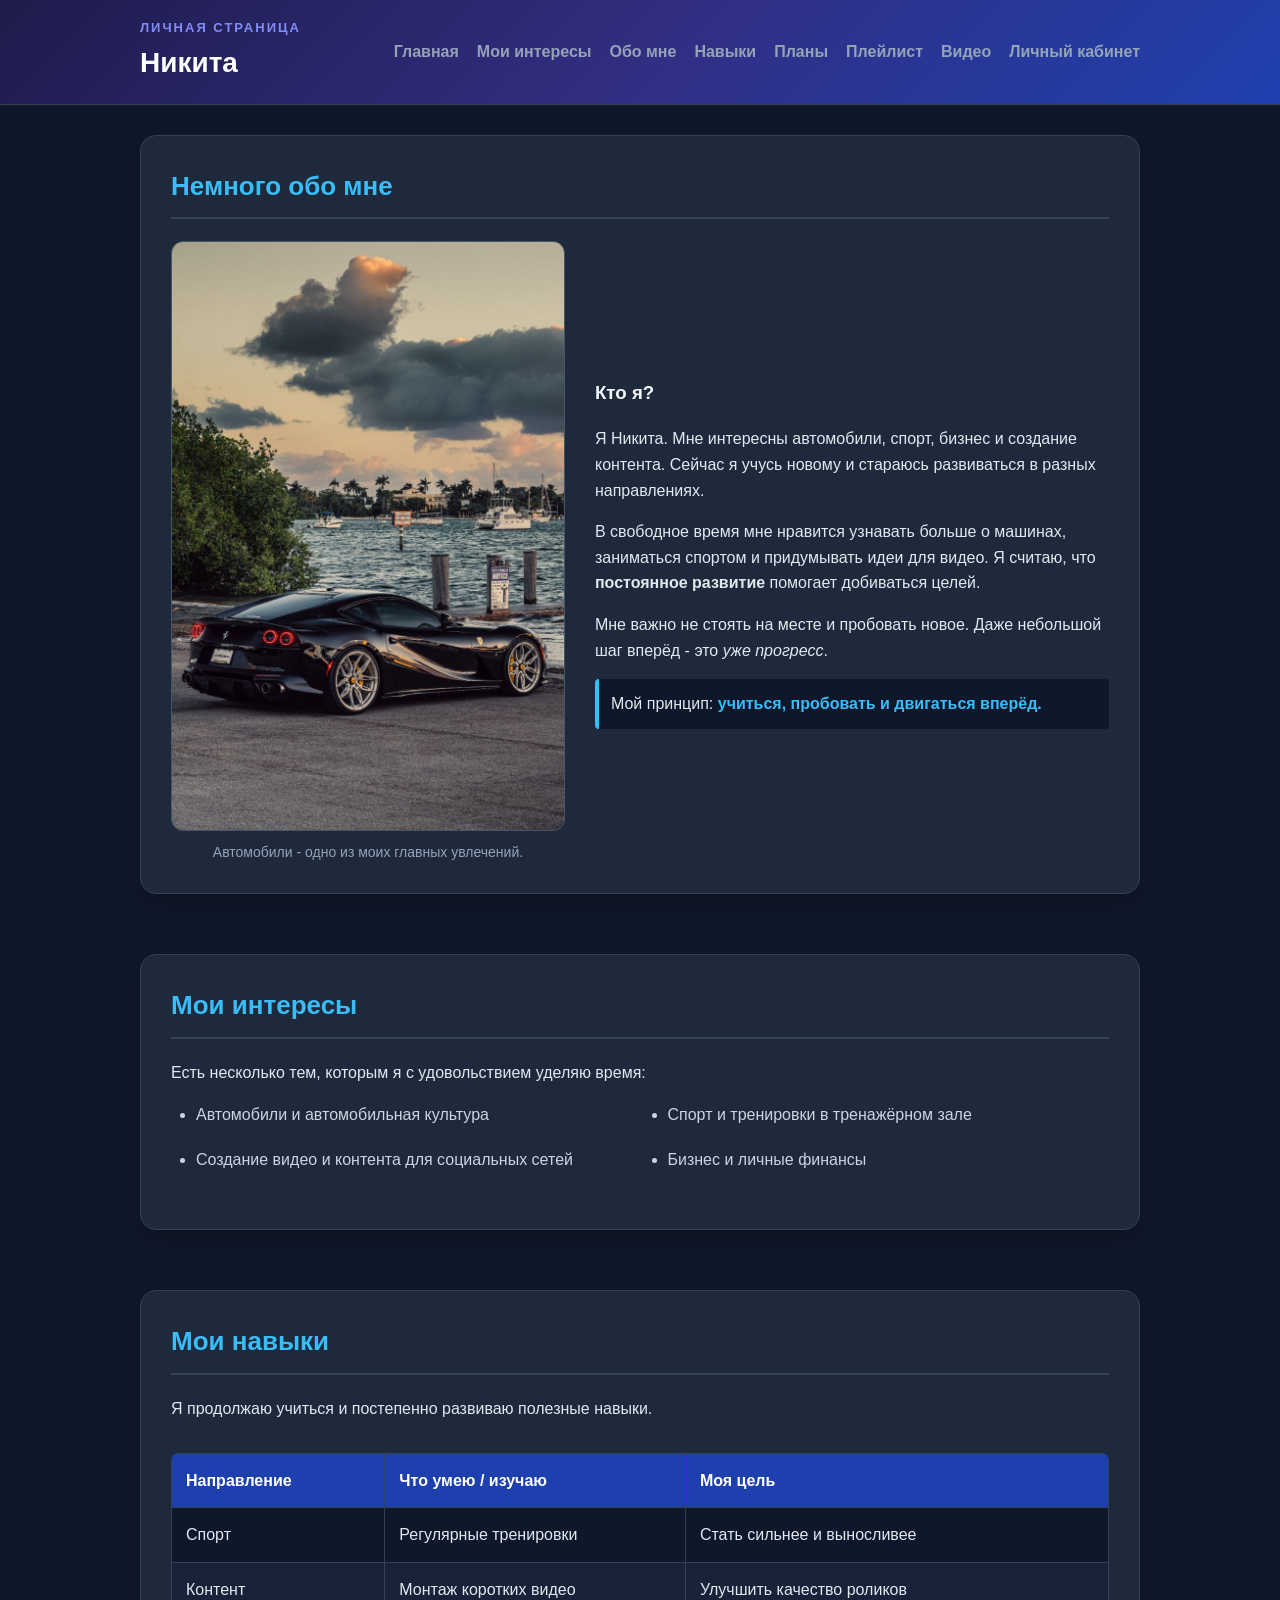
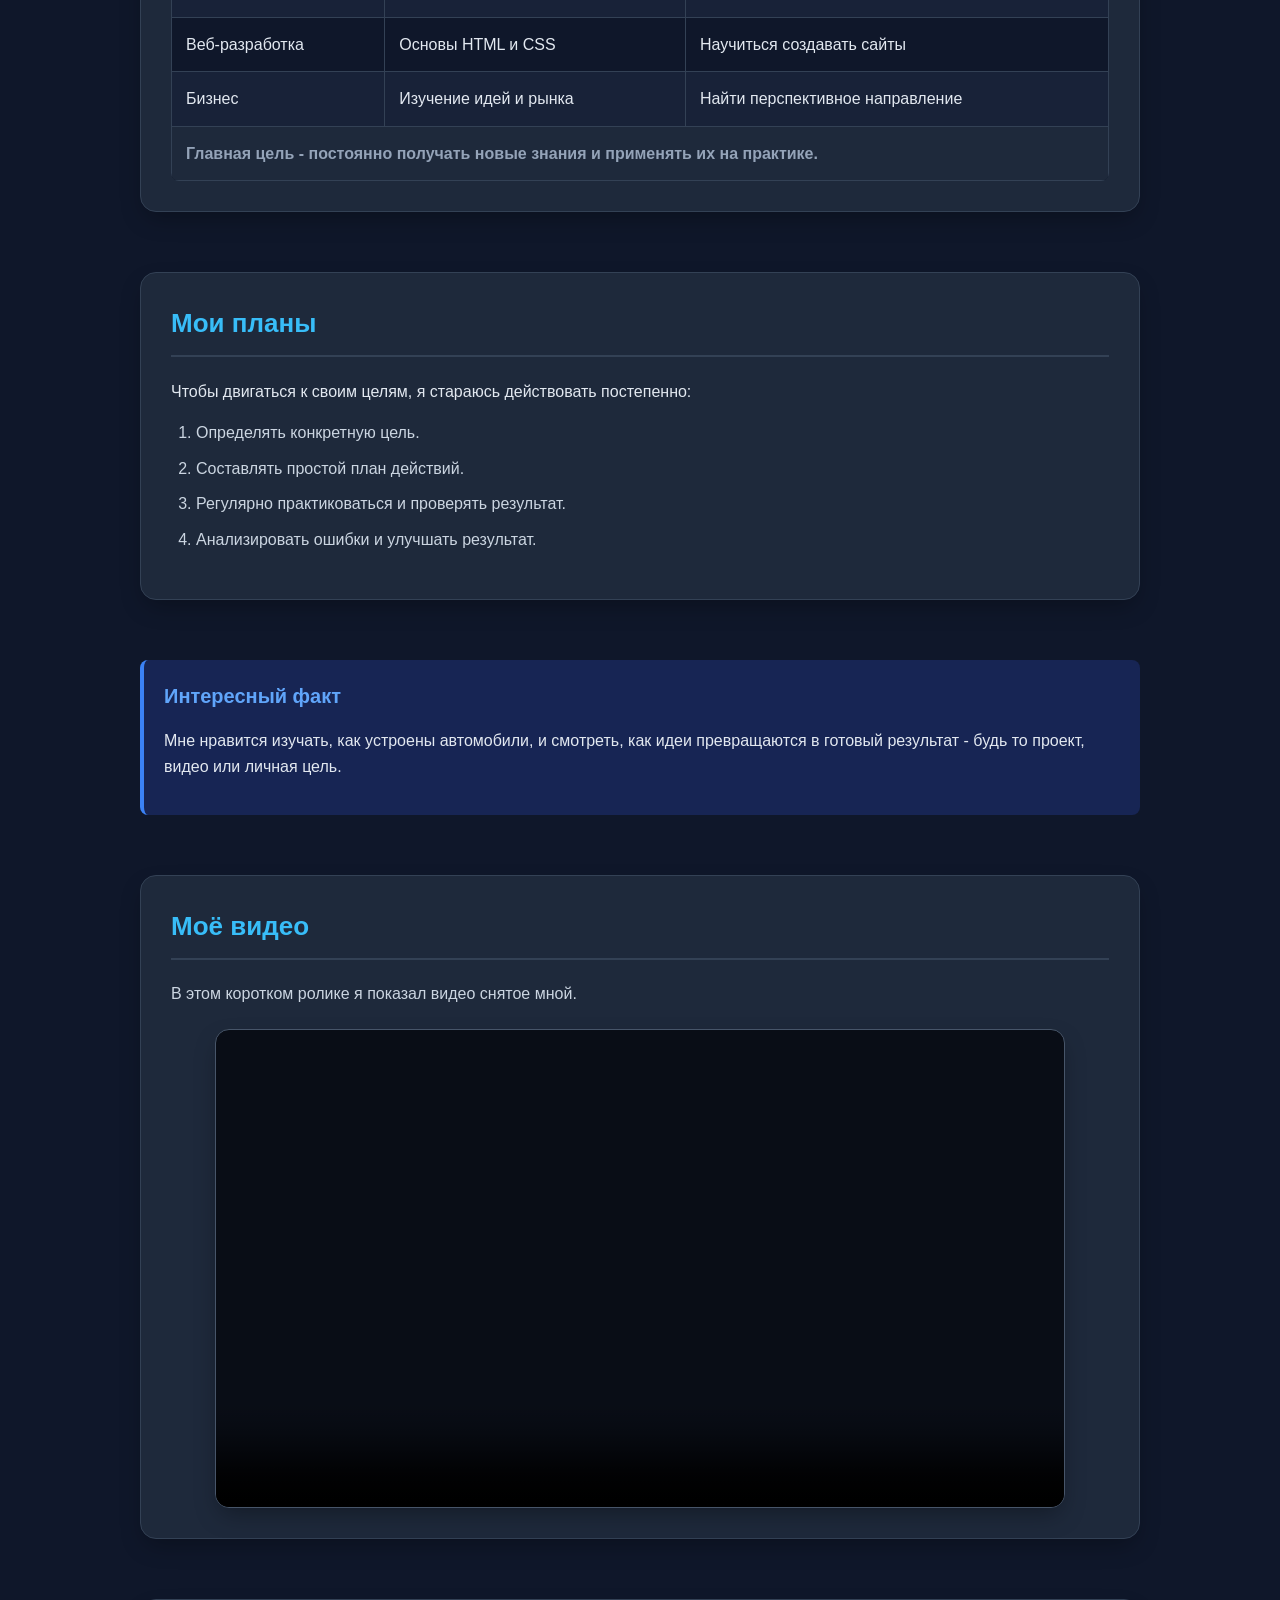
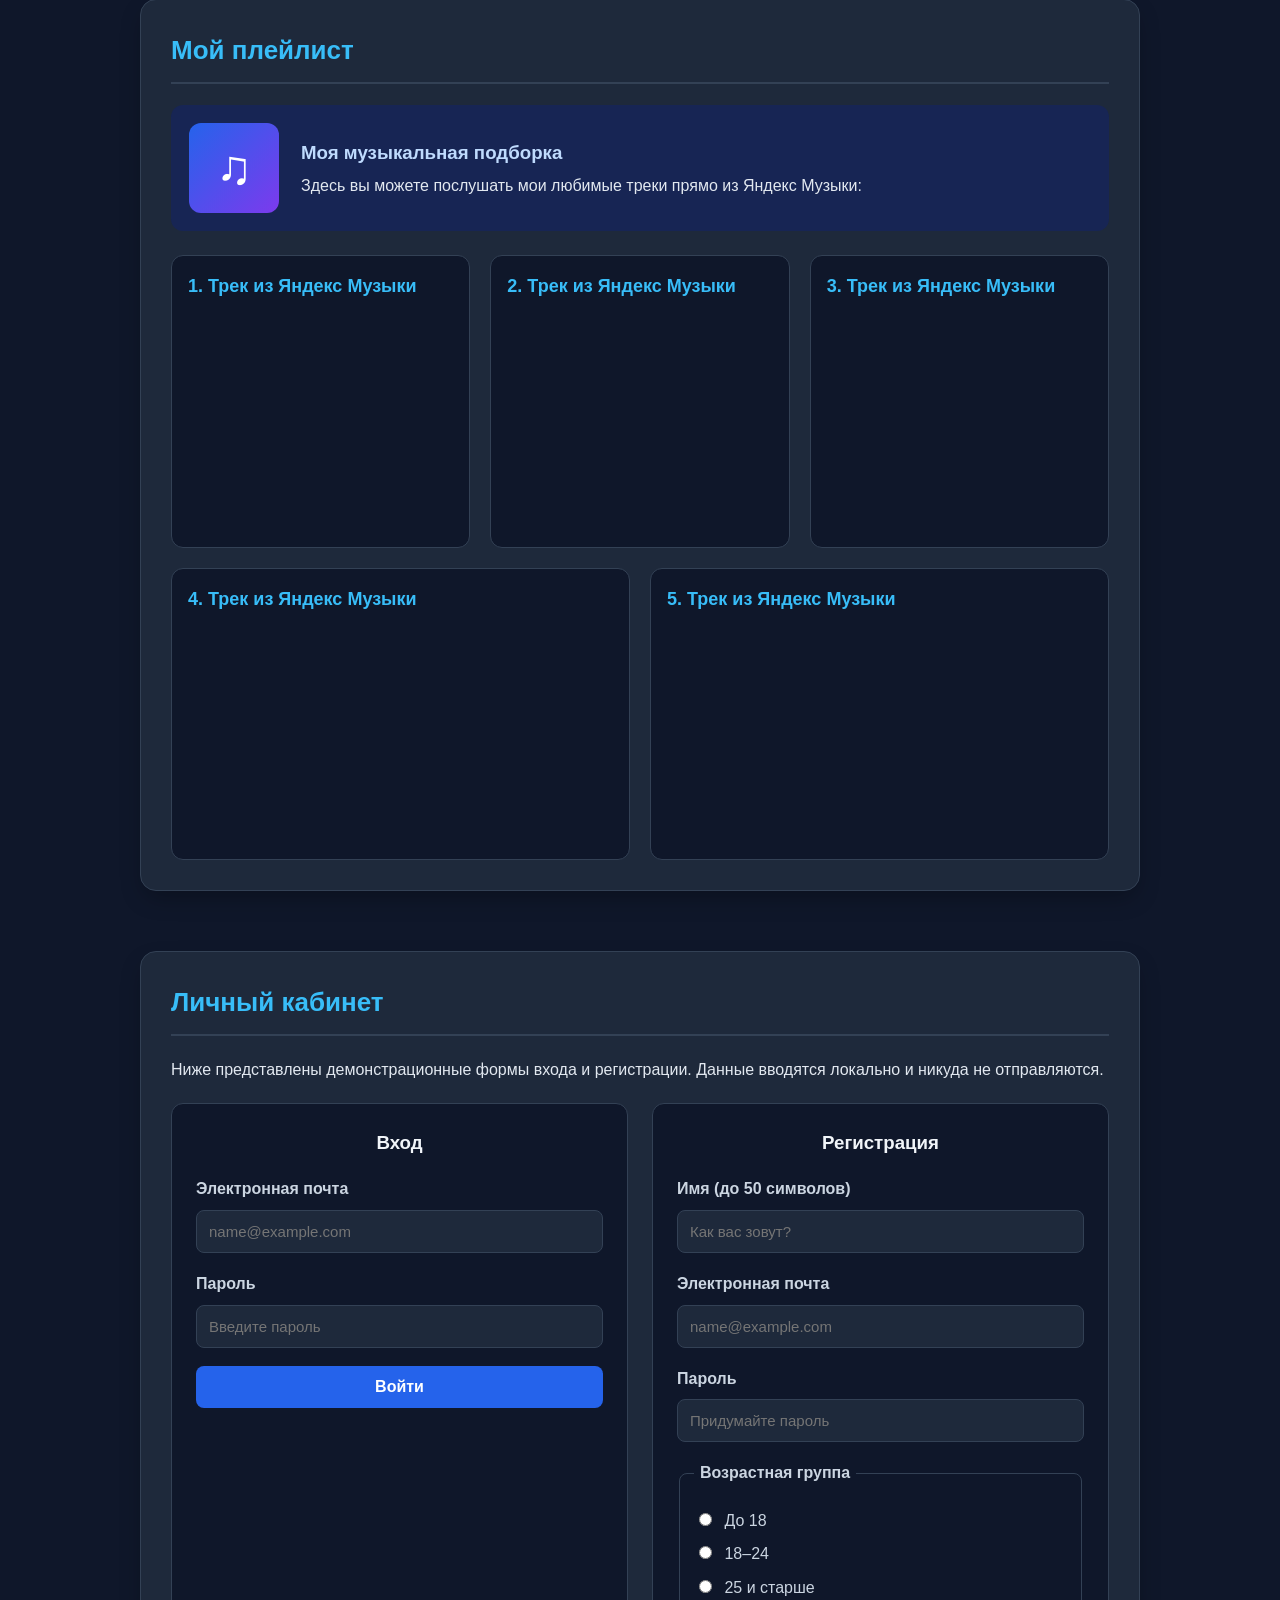
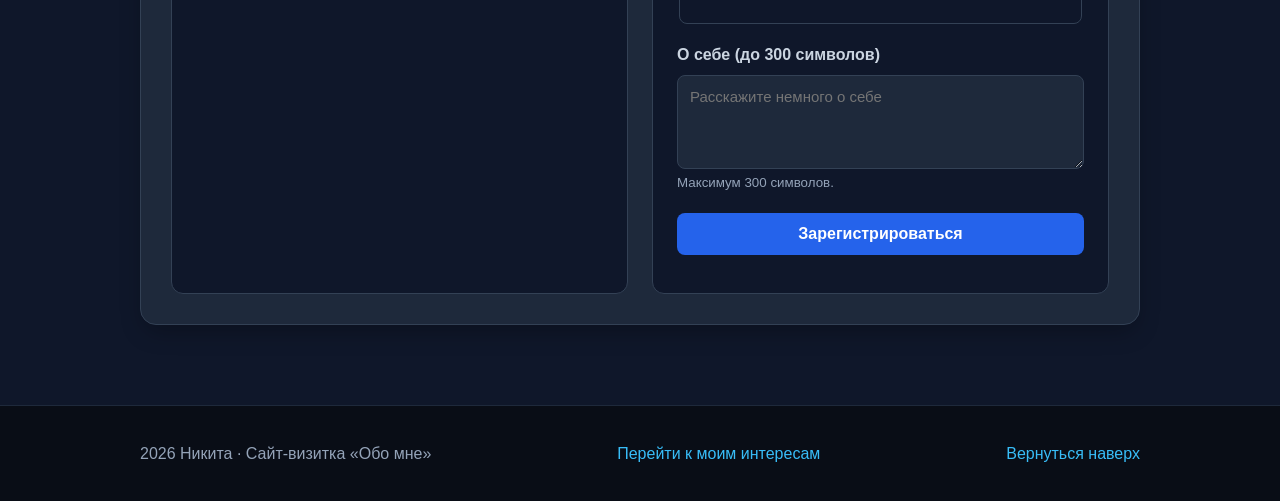
<file: index.html>
<!DOCTYPE html>
<html lang="ru">
<head>
    <meta charset="UTF-8">
    <meta name="viewport" content="width=device-width, initial-scale=1.0">
    <title>Обо мне - Никита</title>
    <link rel="stylesheet" href="style.css">
</head>
<body>
    <header class="site-header" id="top">
        <div class="container header-content">
            <div class="brand">
                <p class="eyebrow">ЛИЧНАЯ СТРАНИЦА</p>
                <h1>Никита</h1>
            </div>
            <nav class="main-nav" aria-label="Основная навигация">
                <div class="nav-links">
                    <a href="index.html">Главная</a>
                    <a href="interests.html">Мои интересы</a>
                    <a href="#about">Обо мне</a>
                    <a href="#skills">Навыки</a>
                    <a href="#plans">Планы</a>
                    <a href="#playlist">Плейлист</a>
                    <a href="#video">Видео</a>
                    <a href="#forms">Личный кабинет</a>
                </div>
            </nav>
        </div>
    </header>

    <main class="container page-layout">
        <section class="card about-section" id="about">
            <h2>Немного обо мне</h2>
            <div class="about-grid">
                <figure class="profile-figure">
                    <img src="fer.jpg" alt="Ferrari у воды">
                    <figcaption>Автомобили - одно из моих главных увлечений.</figcaption>
                </figure>
                <article>
                    <h3>Кто я?</h3>
                    <p>Я Никита. Мне интересны автомобили, спорт, бизнес и создание контента. Сейчас я учусь новому и стараюсь развиваться в разных направлениях.</p>
                    <p>В свободное время мне нравится узнавать больше о машинах, заниматься спортом и придумывать идеи для видео. Я считаю, что <strong>постоянное развитие</strong> помогает добиваться целей.</p>
                    <p>Мне важно не стоять на месте и пробовать новое. Даже небольшой шаг вперёд - это <em>уже прогресс</em>.</p>
                    <p class="highlight-line">Мой принцип: <span>учиться, пробовать и двигаться вперёд.</span></p>
                </article>
            </div>
        </section>

        <section class="card" id="interests">
            <h2>Мои интересы</h2>
            <p>Есть несколько тем, которым я с удовольствием уделяю время:</p>
            <ul class="interest-list">
                <li>Автомобили и автомобильная культура</li>
                <li>Спорт и тренировки в тренажёрном зале</li>
                <li>Создание видео и контента для социальных сетей</li>
                <li>Бизнес и личные финансы</li>
            </ul>
        </section>

        <section class="card" id="skills">
            <h2>Мои навыки</h2>
            <p>Я продолжаю учиться и постепенно развиваю полезные навыки.</p>
            <div class="table-wrapper">
                <table>
                    <thead>
                        <tr>
                            <th scope="col">Направление</th>
                            <th scope="col">Что умею / изучаю</th>
                            <th scope="col">Моя цель</th>
                        </tr>
                    </thead>
                    <tbody>
                        <tr>
                            <td>Спорт</td>
                            <td>Регулярные тренировки</td>
                            <td>Стать сильнее и выносливее</td>
                        </tr>
                        <tr>
                            <td>Контент</td>
                            <td>Монтаж коротких видео</td>
                            <td>Улучшить качество роликов</td>
                        </tr>
                        <tr>
                            <td>Веб-разработка</td>
                            <td>Основы HTML и CSS</td>
                            <td>Научиться создавать сайты</td>
                        </tr>
                        <tr>
                            <td>Бизнес</td>
                            <td>Изучение идей и рынка</td>
                            <td>Найти перспективное направление</td>
                        </tr>
                    </tbody>
                    <tfoot>
                        <tr>
                            <td colspan="3">Главная цель - постоянно получать новые знания и применять их на практике.</td>
                        </tr>
                    </tfoot>
                </table>
            </div>
        </section>

        <section class="card" id="plans">
            <h2>Мои планы</h2>
            <p>Чтобы двигаться к своим целям, я стараюсь действовать постепенно:</p>
            <ol class="plan-list">
                <li>Определять конкретную цель.</li>
                <li>Составлять простой план действий.</li>
                <li>Регулярно практиковаться и проверять результат.</li>
                <li>Анализировать ошибки и улучшать результат.</li>
            </ol>
        </section>

        <aside class="side-note">
            <h2>Интересный факт</h2>
            <p>Мне нравится изучать, как устроены автомобили, и смотреть, как идеи превращаются в готовый результат - будь то проект, видео или личная цель.</p>
        </aside>


        <section class="card video-section" id="video">
            <h2>Моё видео</h2>
            <p>В этом коротком ролике я показал видео снятое мной.</p>
            <div class="video-frame">
                <video controls preload="metadata" poster="CD1C9549-992A-4C85-86B7-EE79E99C6550.mp4" aria-label="Видео о моих увлечениях">
                    <source src="CD1C9549-992A-4C85-86B7-EE79E99C6550.mp4" type="video/mp4">
                    <track src="video-subtitles.vtt" kind="captions" srclang="ru" label="Русские субтитры" default>
                    Ваш браузер не поддерживает HTML-видео.
                    <a href="CD1C9549-992A-4C85-86B7-EE79E99C6550.mp4" download>Скачайте видеофайл</a>.
                </video>
            </div>
        </section>

        <section class="card playlist-section" id="playlist">
            <h2>Мой плейлист</h2>
            <div class="playlist-intro">
                <div class="playlist-cover" aria-hidden="true">♫</div>
                <div>
                    <h3>Моя музыкальная подборка</h3>
                    <p>Здесь вы можете послушать мои любимые треки прямо из Яндекс Музыки:</p>
                </div>
            </div>

            <div class="track-list">
                <!-- Трек 1 -->
                <article class="track-card">
                    <h3>1. Трек из Яндекс Музыки</h3>
                    <iframe class="music-iframe" src="https://music.yandex.ru/iframe/track/19512871/2190690">Слушайте трек на Яндекс Музыке</iframe>
                </article>

                <!-- Трек 2 -->
                <article class="track-card">
                    <h3>2. Трек из Яндекс Музыки</h3>
                    <iframe class="music-iframe" src="https://music.yandex.ru/iframe/track/143433033/38427689">Слушайте трек на Яндекс Музыке</iframe>
                </article>

                <!-- Трек 3 -->
                <article class="track-card">
                    <h3>3. Трек из Яндекс Музыки</h3>
                    <iframe class="music-iframe" src="https://music.yandex.ru/iframe/track/795836/9172879">Слушайте трек на Яндекс Музыке</iframe>
                </article>

                <!-- Трек 4 -->
                <article class="track-card">
                    <h3>4. Трек из Яндекс Музыки</h3>
                    <iframe class="music-iframe" src="https://music.yandex.ru/iframe/track/71864937/12293394">Слушайте трек на Яндекс Музыке</iframe>
                </article>

                <!-- Трек 5 -->
                <article class="track-card">
                    <h3>5. Трек из Яндекс Музыки</h3>
                    <iframe class="music-iframe" src="https://music.yandex.ru/iframe/track/9060176/1107491">Слушайте трек на Яндекс Музыке</iframe>
                </article>
            </div>
        </section>

        <section class="card forms-section" id="forms">
            <h2>Личный кабинет</h2>
            <p class="forms-intro">Ниже представлены демонстрационные формы входа и регистрации. Данные вводятся локально и никуда не отправляются.</p>

            <div class="forms-grid">
                <form class="form-card" id="login-form">
                    <h3>Вход</h3>

                    <div class="form-field">
                        <label for="login-email">Электронная почта</label>
                        <input type="email" id="login-email" name="login-email" autocomplete="email" placeholder="name@example.com" required>
                    </div>

                    <div class="form-field">
                        <label for="login-password">Пароль</label>
                        <input type="password" id="login-password" name="login-password" autocomplete="current-password" placeholder="Введите пароль" required>
                    </div>

                    <button type="submit">Войти</button>
                    <p class="form-message" id="login-message" aria-live="polite"></p>
                </form>

                <form class="form-card" id="register-form">
                    <h3>Регистрация</h3>

                    <div class="form-field">
                        <label for="register-name">Имя (до 50 символов)</label>
                        <input type="text" id="register-name" name="name" maxlength="50" autocomplete="name" placeholder="Как вас зовут?" required>
                    </div>

                    <div class="form-field">
                        <label for="register-email">Электронная почта</label>
                        <input type="email" id="register-email" name="email" autocomplete="email" placeholder="name@example.com" required>
                    </div>

                    <div class="form-field">
                        <label for="register-password">Пароль</label>
                        <input type="password" id="register-password" name="password" autocomplete="new-password" placeholder="Придумайте пароль" required>
                    </div>

                    <fieldset class="form-field age-field">
                        <legend>Возрастная группа</legend>
                        <div class="radio-options">
                            <label class="radio-label"><input type="radio" name="age-group" value="До 18" required> До 18</label>
                            <label class="radio-label"><input type="radio" name="age-group" value="18–24"> 18–24</label>
                            <label class="radio-label"><input type="radio" name="age-group" value="25 и старше"> 25 и старше</label>
                        </div>
                    </fieldset>

                    <div class="form-field">
                        <label for="register-about">О себе (до 300 символов)</label>
                        <textarea id="register-about" name="about" rows="4" maxlength="300" placeholder="Расскажите немного о себе"></textarea>
                        <small style="color: #94a3b8;">Максимум 300 символов.</small>
                    </div>

                    <button type="submit">Зарегистрироваться</button>
                    <p class="form-message" id="register-message" aria-live="polite"></p>
                </form>
            </div>
        </section>
    </main>

    <footer class="site-footer">
        <div class="container">
            <p> 2026 Никита · Сайт-визитка «Обо мне»</p>
            <p><a href="interests.html">Перейти к моим интересам</a></p>
            <p><a href="#top">Вернуться наверх </a></p>
        </div>
    </footer>

    <script>
        document.getElementById("login-form").addEventListener("submit", function (event) {
            event.preventDefault();
            document.getElementById("login-message").textContent =
                "Это демонстрационная форма. Настоящий вход в систему не настроен.";
        });

        document.getElementById("register-form").addEventListener("submit", function (event) {
            event.preventDefault();
            document.getElementById("register-message").textContent =
                "Это демонстрационная форма. Регистрация и сохранение данных не настроены.";
        });
    </script>
</body>
</html>
</file>
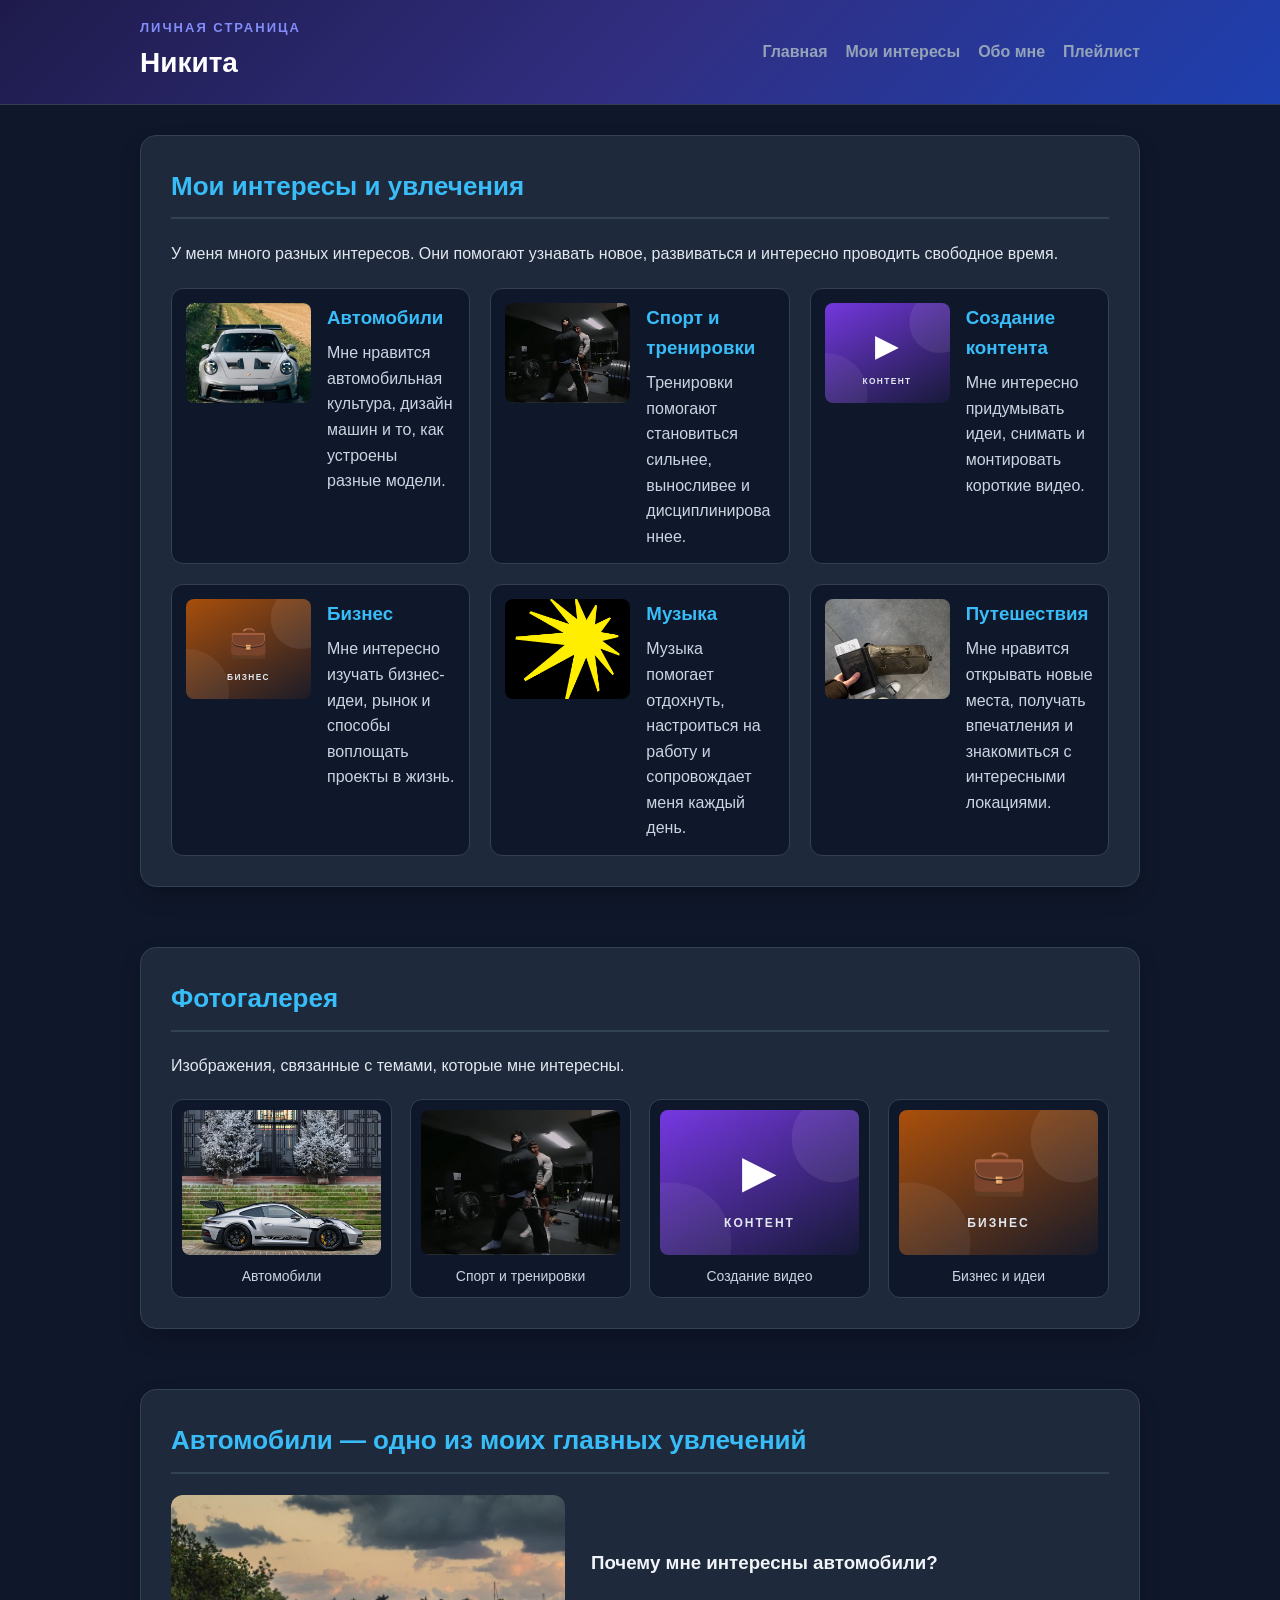
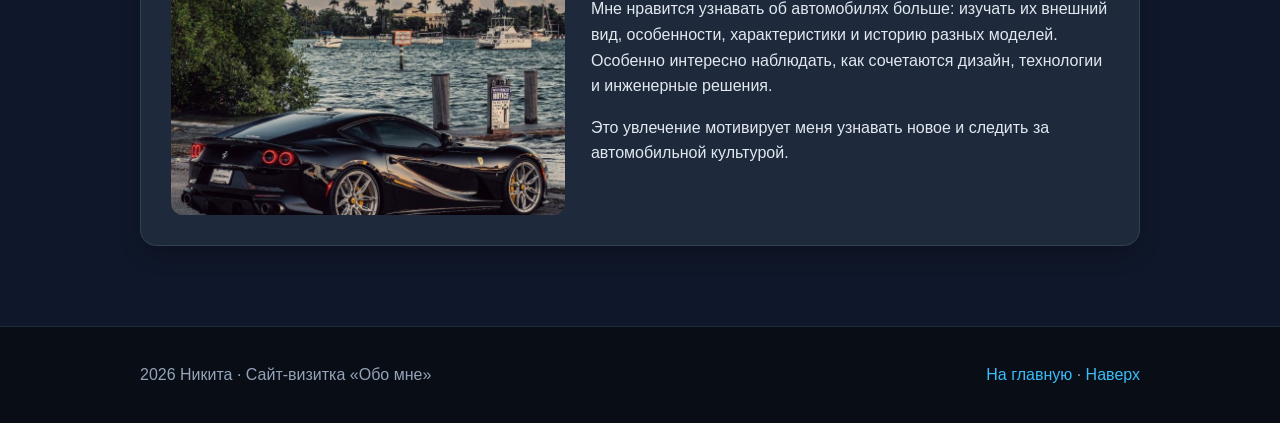
<file: interests.html>
<!DOCTYPE html>
<html lang="ru">
<head>
    <meta charset="UTF-8">
    <meta name="viewport" content="width=device-width, initial-scale=1.0">
    <title>Мои интересы - Никита</title>
    <link rel="stylesheet" href="style.css">
</head>
<body>
    <header class="site-header" id="top">
        <div class="container header-content">
            <div class="brand">
                <p class="eyebrow">ЛИЧНАЯ СТРАНИЦА</p>
                <h1>Никита</h1>
            </div>
            <nav class="main-nav" aria-label="Основная навигация">
                <div class="nav-links">
                    <a href="index.html">Главная</a>
                    <a href="interests.html">Мои интересы</a>
                    <a href="index.html#about">Обо мне</a>
                    <a href="index.html#playlist">Плейлист</a>
                </div>
            </nav>
        </div>
    </header>

    <main class="container page-layout interests-page">
        <section class="card">
            <h2>Мои интересы и увлечения</h2>
            <p>У меня много разных интересов. Они помогают узнавать новое, развиваться и интересно проводить свободное время.</p>
            <div class="hobby-list">
                <article class="hobby-card">
                    <img src="por.jpg" alt="Иллюстрация автомобиля">
                    <div><h3>Автомобили</h3><p>Мне нравится автомобильная культура, дизайн машин и то, как устроены разные модели.</p></div>
                </article>
                <article class="hobby-card">
                    <img src="tren.jpg" alt="Иллюстрация спорта">
                    <div><h3>Спорт и тренировки</h3><p>Тренировки помогают становиться сильнее, выносливее и дисциплинированнее.</p></div>
                </article>
                <article class="hobby-card">
                    <img src="video.svg" alt="Иллюстрация создания видео">
                    <div><h3>Создание контента</h3><p>Мне интересно придумывать идеи, снимать и монтировать короткие видео.</p></div>
                </article>
                <article class="hobby-card">
                    <img src="business.svg" alt="Иллюстрация бизнеса">
                    <div><h3>Бизнес</h3><p>Мне интересно изучать бизнес-идеи, рынок и способы воплощать проекты в жизнь.</p></div>
                </article>
                <article class="hobby-card">
                    <img src="yandexmu.jpg" alt="Иллюстрация музыки">
                    <div><h3>Музыка</h3><p>Музыка помогает отдохнуть, настроиться на работу и сопровождает меня каждый день.</p></div>
                </article>
                <article class="hobby-card">
                    <img src="IMG_0698.jpeg" alt="Иллюстрация путешествий">
                    <div><h3>Путешествия</h3><p>Мне нравится открывать новые места, получать впечатления и знакомиться с интересными локациями.</p></div>
                </article>
            </div>
        </section>

        <section class="card">
            <h2>Фотогалерея</h2>
            <p>Изображения, связанные с темами, которые мне интересны.</p>
            <div class="gallery-list">
                <figure><img src="porh.jpg" alt="Автомобили"><figcaption>Автомобили</figcaption></figure>
                <figure><img src="tren.jpg" alt="Спорт"><figcaption>Спорт и тренировки</figcaption></figure>
                <figure><img src="video.svg" alt="Создание контента"><figcaption>Создание видео</figcaption></figure>
                <figure><img src="business.svg" alt="Бизнес"><figcaption>Бизнес и идеи</figcaption></figure>
            </div>
        </section>

        <section class="card">
            <h2>Автомобили — одно из моих главных увлечений</h2>
            <div class="hobby-detail">
                <img src="fer.jpg" alt="Автомобиль у воды">
                <div>
                    <h3>Почему мне интересны автомобили?</h3>
                    <p>Мне нравится узнавать об автомобилях больше: изучать их внешний вид, особенности, характеристики и историю разных моделей. Особенно интересно наблюдать, как сочетаются дизайн, технологии и инженерные решения.</p>
                    <p>Это увлечение мотивирует меня узнавать новое и следить за автомобильной культурой.</p>
                </div>
            </div>
        </section>
    </main>

    <footer class="site-footer">
        <div class="container">
            <p> 2026 Никита · Сайт-визитка «Обо мне»</p>
            <p><a href="index.html">На главную</a> · <a href="#top">Наверх </a></p>
        </div>
    </footer>
</body>
</html>
</file>
<file: style.css>
/* Общие настройки */
* {
    box-sizing: border-box;
}

html {
    scroll-behavior: smooth;
}

body {
    margin: 0;
    font-family: 'Segoe UI', Tahoma, Geneva, Verdana, sans-serif;
    font-size: 16px;
    line-height: 1.6;
    color: #e2e8f0;
    background-color: #0f172a;
}

.container {
    width: min(100% - 32px, 1000px);
    margin: 0 auto;
}

/* Шапка сайта */
.site-header {
    padding: 50px 0 35px;
    text-align: center;
    color: white;
    background: linear-gradient(135deg, #1e1b4b, #312e81, #1e40af);
    border-bottom: 1px solid #334155;
}

.eyebrow {
    text-transform: uppercase;
    letter-spacing: 2px;
    font-size: 13px;
    color: #818cf8;
    font-weight: 700;
    margin-bottom: 8px;
}

.site-header h1 {
    margin: 0 0 12px;
    font-size: 36px;
    font-weight: 800;
}

.header-text {
    margin: 0;
    font-size: 18px;
    color: #cbd5e1;
    max-width: 600px;
    margin: 0 auto;
}

/* Навигация */
.main-nav {
    position: sticky;
    top: 0;
    z-index: 100;
    padding: 12px 0;
    text-align: center;
    background-color: rgba(15, 23, 42, 0.95);
    backdrop-filter: blur(8px);
    border-bottom: 1px solid #1e293b;
}

.nav-links a {
    display: inline-block;
    margin: 5px 12px;
    color: #94a3b8;
    font-weight: 600;
    text-decoration: none;
    transition: color 0.2s;
}

.nav-links a:hover {
    color: #38bdf8;
}

/* Блоки страницы */
.card {
    margin: 30px 0;
    padding: 30px;
    background-color: #1e293b;
    border: 1px solid #334155;
    border-radius: 16px;
    box-shadow: 0 10px 25px -5px rgba(0, 0, 0, 0.3);
}

h2 {
    margin-top: 0;
    color: #38bdf8;
    font-size: 26px;
    border-bottom: 2px solid #334155;
    padding-bottom: 10px;
}

h3 {
    color: #f1f5f9;
}

.highlight-line {
    padding: 12px;
    background: #0f172a;
    border-left: 4px solid #38bdf8;
    border-radius: 4px;
}

.highlight-line span {
    color: #38bdf8;
    font-weight: bold;
}

/* Изображение */
.about-grid {
    display: flex;
    flex-direction: column;
    gap: 20px;
}

.profile-figure {
    margin: 0 0 20px;
    text-align: center;
}

.profile-figure img {
    display: block;
    width: 100%;
    max-width: 700px;
    height: auto;
    margin: 0 auto;
    border-radius: 12px;
    border: 1px solid #475569;
}

figcaption {
    margin-top: 10px;
    color: #94a3b8;
    font-size: 14px;
}

/* Списки */
.interest-list,
.plan-list {
    padding-left: 25px;
}

.interest-list li,
.plan-list li {
    margin-bottom: 10px;
    color: #cbd5e1;
}

/* Дополнительный блок */
.side-note {
    margin: 30px 0;
    padding: 20px;
    background-color: #172554;
    border-left: 4px solid #3b82f6;
    border-radius: 8px;
}

.side-note h2 {
    border-bottom: none;
    padding-bottom: 0;
    color: #60a5fa;
    font-size: 20px;
}

/* Таблица */
.table-wrapper {
    width: 100%;
    overflow-x: auto;
}

table {
    width: 100%;
    margin-top: 15px;
    border-collapse: collapse;
    background-color: #0f172a;
    border-radius: 8px;
    overflow: hidden;
}

th,
td {
    padding: 14px;
    border: 1px solid #334155;
    text-align: left;
}

thead {
    color: white;
    background-color: #1e40af;
}

tbody tr:nth-child(even) {
    background-color: #182238;
}

tfoot {
    font-weight: bold;
    background-color: #1e293b;
    color: #94a3b8;
}

/* Формы */
.forms-grid {
    display: flex;
    flex-wrap: wrap;
    gap: 24px;
    margin-top: 20px;
}

.form-card {
    padding: 24px;
    background-color: #0f172a;
    border: 1px solid #334155;
    border-radius: 12px;
}

.form-card h3 {
    margin-top: 0;
    text-align: center;
}

.form-field {
    margin-bottom: 18px;
}

.form-field > label {
    display: block;
    margin-bottom: 8px;
    font-weight: 600;
    color: #cbd5e1;
}

input[type="text"],
input[type="email"],
input[type="password"],
textarea {
    display: block;
    width: 100%;
    padding: 12px;
    font-size: 15px;
    border: 1px solid #334155;
    border-radius: 8px;
    background-color: #1e293b;
    color: white;
}

textarea {
    resize: vertical;
}

input:focus,
textarea:focus {
    outline: none;
    border-color: #38bdf8;
    box-shadow: 0 0 0 3px rgba(56, 189, 248, 0.2);
}

fieldset.form-field {
    padding: 14px;
    border: 1px solid #334155;
    border-radius: 8px;
}

fieldset legend {
    padding: 0 6px;
    font-weight: 600;
    color: #cbd5e1;
}

.radio-label {
    display: block;
    margin: 8px 0;
    font-weight: normal;
    color: #cbd5e1;
    cursor: pointer;
}

.radio-label input {
    margin-right: 8px;
}

button {
    display: block;
    width: 100%;
    padding: 12px;
    color: white;
    font-size: 16px;
    font-weight: 700;
    background-color: #2563eb;
    border: none;
    border-radius: 8px;
    cursor: pointer;
    transition: background-color 0.2s;
}

button:hover {
    background-color: #1d4ed8;
}

.form-message {
    color: #34d399;
    font-weight: 600;
    margin-top: 12px;
    font-size: 14px;
}

/* Плейлист */
.playlist-intro {
    margin-bottom: 24px;
}

.track-list {
    display: flex;
    flex-direction: column;
    gap: 20px;
}

.track-card {
    padding: 16px;
    background-color: #0f172a;
    border: 1px solid #334155;
    border-radius: 12px;
    overflow: hidden;
}

.track-card h3 {
    margin-top: 0;
    margin-bottom: 12px;
    font-size: 18px;
    color: #38bdf8;
}

.music-iframe {
    border: none;
    width: 100%;
    height: 210px;
    border-radius: 12px;
    background: transparent;
}

/* Подвал */
.site-footer {
    margin-top: 50px;
    padding: 30px 0;
    color: #94a3b8;
    text-align: center;
    background-color: #090d16;
    border-top: 1px solid #1e293b;
}

.site-footer a {
    color: #38bdf8;
    text-decoration: none;
}

.site-footer a:hover {
    text-decoration: underline;
}

/* Адаптация под телефоны */
/* ===== Оформление и расположение с помощью CSS Flexbox ===== */
.site-header {
    padding: 18px 0;
    text-align: left;
}
.header-content {
    display: flex;
    align-items: center;
    justify-content: space-between;
    gap: 28px;
}
.brand { flex: 0 0 auto; }
.brand .eyebrow { margin: 0 0 2px; }
.site-header h1 { margin: 0; font-size: 28px; }
.main-nav {
    position: static;
    padding: 0;
    background: transparent;
    border: 0;
    backdrop-filter: none;
}
.nav-links {
    display: flex;
    align-items: center;
    justify-content: flex-end;
    flex-wrap: wrap;
    gap: 4px 18px;
}
.nav-links a { margin: 4px 0; }
.page-layout { display: flex; flex-direction: column; }
.about-grid {
    display: flex;
    flex-direction: row;
    align-items: center;
    gap: 30px;
}
.profile-figure { flex: 0 0 42%; margin: 0; }
.profile-figure img { max-width: 100%; }
.about-grid article { flex: 1; min-width: 0; }
.interest-list { display: flex; flex-wrap: wrap; gap: 10px 30px; }
.interest-list li { flex: 1 1 38%; }
.forms-grid {
    display: flex;
    flex-wrap: wrap;
    align-items: stretch;
    gap: 24px;
}
.form-card { flex: 1 1 300px; }
.playlist-intro {
    display: flex;
    align-items: center;
    gap: 22px;
    padding: 18px;
    background: #172554;
    border-radius: 12px;
}
.playlist-intro h3 { margin: 0 0 5px; color: #bfdbfe; }
.playlist-intro p { margin: 0; }
.playlist-cover {
    flex: 0 0 90px;
    height: 90px;
    display: flex;
    align-items: center;
    justify-content: center;
    border-radius: 12px;
    color: #fff;
    font-size: 48px;
    background: linear-gradient(135deg, #2563eb, #7c3aed);
}
.track-list {
    display: flex;
    flex-direction: row;
    flex-wrap: wrap;
    align-items: stretch;
}
.track-card { flex: 1 1 280px; min-width: 0; }
.site-footer .container {
    display: flex;
    align-items: center;
    justify-content: space-between;
    flex-wrap: wrap;
    gap: 8px 20px;
}
.site-footer p { margin: 5px 0; }

/* Страница «Мои интересы» — Flexbox */
.hobby-list {
    display: flex;
    flex-wrap: wrap;
    align-items: stretch;
    gap: 20px;
    margin-top: 22px;
}
.hobby-card {
    display: flex;
    flex: 1 1 280px;
    align-items: flex-start;
    gap: 16px;
    padding: 14px;
    background: #0f172a;
    border: 1px solid #334155;
    border-radius: 12px;
}
.hobby-card img {
    width: 125px;
    flex: 0 0 125px;
    height: 100px;
    object-fit: cover;
    border-radius: 8px;
}
.hobby-card h3 { margin: 0 0 7px; color: #38bdf8; }
.hobby-card p { margin: 0; color: #cbd5e1; }
.gallery-list {
    display: flex;
    flex-wrap: wrap;
    gap: 18px;
    margin-top: 20px;
}
.gallery-list figure {
    flex: 1 1 200px;
    margin: 0;
    padding: 10px;
    background: #0f172a;
    border: 1px solid #334155;
    border-radius: 12px;
    text-align: center;
}
.gallery-list img {
    display: block;
    width: 100%;
    height: 145px;
    object-fit: cover;
    border-radius: 8px;
}
.gallery-list figcaption { color: #cbd5e1; }
.hobby-detail {
    display: flex;
    align-items: center;
    gap: 26px;
}
.hobby-detail img {
    flex: 0 0 42%;
    width: 42%;
    max-height: 320px;
    object-fit: cover;
    border-radius: 12px;
}
.hobby-detail div { flex: 1; }

/* Видеораздел */
.video-section > p { color: #cbd5e1; }
.video-frame {
    width: 100%;
    max-width: 850px;
    margin: 22px auto 0;
    overflow: hidden;
    border: 1px solid #475569;
    border-radius: 14px;
    background: #090d16;
    box-shadow: 0 10px 25px -5px rgba(0, 0, 0, 0.35);
}
.video-frame video {
    display: block;
    width: 100%;
    height: auto;
    aspect-ratio: 16 / 9;
    object-fit: contain;
}
@media (max-width: 650px) {
    .video-section { padding: 20px; }
    .video-frame { margin-top: 16px; }
}


/* ===== Адаптивная версия: телефон, планшет и компьютер ===== */

/* Общие правила для всех размеров */
html {
    width: 100%;
    overflow-x: hidden;
}

body {
    width: 100%;
    min-width: 0;
    overflow-x: hidden;
}

.container,
.page-layout,
.card,
.side-note {
    min-width: 0;
}

img,
video,
iframe {
    max-width: 100%;
}

p,
li,
td,
th,
a,
h1,
h2,
h3 {
    overflow-wrap: anywhere;
}

.table-wrapper {
    max-width: 100%;
    -webkit-overflow-scrolling: touch;
}

table {
    min-width: 620px;
}

.form-card {
    min-width: 0;
}

input,
textarea,
button {
    max-width: 100%;
    font-family: inherit;
}

button,
input,
textarea {
    touch-action: manipulation;
}

/* Планшеты: 768 px и близкие размеры */
@media (max-width: 900px) {
    .container {
        width: min(100% - 36px, 1000px);
    }

    .site-header {
        padding: 22px 0;
    }

    .header-content {
        align-items: flex-start;
        gap: 18px;
    }

    .nav-links {
        justify-content: flex-end;
        gap: 4px 14px;
    }

    .nav-links a {
        font-size: 15px;
    }

    .card {
        padding: 24px;
    }

    .about-grid {
        gap: 22px;
    }

    .profile-figure {
        flex-basis: 40%;
    }

    .forms-grid {
        gap: 18px;
    }

    .form-card {
        flex: 1 1 260px;
        padding: 20px;
    }

    .hobby-card {
        flex: 1 1 250px;
    }

    .hobby-card img {
        width: 105px;
        flex-basis: 105px;
    }

    .hobby-detail {
        gap: 20px;
    }
}

/* Телефоны: контрольная ширина 480 px и меньше */
@media (max-width: 600px) {
    .container {
        width: calc(100% - 28px);
    }

    .site-header {
        padding: 18px 0 14px;
        text-align: center;
    }

    .header-content {
        flex-direction: column;
        align-items: stretch;
        gap: 12px;
    }

    .brand {
        text-align: center;
    }

    .site-header h1 {
        font-size: 28px;
    }

    .eyebrow {
        font-size: 11px;
        letter-spacing: 1.5px;
    }

    .main-nav {
        width: 100%;
    }

    .nav-links {
        justify-content: center;
        gap: 5px 14px;
    }

    .nav-links a {
        margin: 2px 0;
        padding: 5px 2px;
        font-size: 14px;
    }

    .page-layout {
        display: flex;
        flex-direction: column;
    }

    .card {
        margin: 18px 0;
        padding: 18px;
        border-radius: 13px;
    }

    h2 {
        font-size: 22px;
        line-height: 1.3;
    }

    h3 {
        font-size: 18px;
    }

    .about-grid {
        flex-direction: column;
        align-items: stretch;
        gap: 16px;
    }

    .profile-figure {
        width: 100%;
        margin: 0;
    }

    .profile-figure img {
        width: 100%;
        max-width: 100%;
    }

    .interest-list {
        display: block;
        padding-left: 22px;
    }

    .interest-list li {
        margin-bottom: 9px;
    }

    .side-note {
        margin: 18px 0;
        padding: 17px;
    }

    .side-note h2 {
        font-size: 20px;
    }

    .playlist-intro {
        flex-direction: column;
        align-items: flex-start;
        gap: 12px;
        padding: 15px;
    }

    .playlist-cover {
        flex-basis: auto;
        width: 64px;
        height: 64px;
        font-size: 36px;
    }

    .track-list {
        flex-direction: column;
        gap: 14px;
    }

    .track-card {
        flex: 1 1 auto;
        width: 100%;
        padding: 12px;
    }

    .track-card h3 {
        font-size: 16px;
    }

    .music-iframe {
        display: block;
        width: 100%;
        height: 190px;
    }

    .forms-grid {
        flex-direction: column;
        gap: 16px;
    }

    .form-card {
        width: 100%;
        flex: 1 1 auto;
        padding: 17px;
    }

    input[type="text"],
    input[type="email"],
    input[type="password"],
    textarea {
        width: 100%;
        min-width: 0;
        font-size: 16px;
    }

    .radio-options {
        display: flex;
        flex-direction: column;
        gap: 4px;
    }

    .hobby-list {
        flex-direction: column;
        gap: 14px;
    }

    .hobby-card {
        width: 100%;
        flex: 1 1 auto;
        gap: 12px;
        padding: 12px;
    }

    .hobby-card img {
        width: 92px;
        height: 92px;
        flex: 0 0 92px;
    }

    .gallery-list {
        gap: 12px;
    }

    .gallery-list figure {
        flex: 1 1 100%;
        width: 100%;
    }

    .gallery-list img {
        height: auto;
        max-height: 220px;
        object-fit: contain;
    }

    .hobby-detail {
        flex-direction: column;
        align-items: stretch;
        gap: 14px;
    }

    .hobby-detail img {
        width: 100%;
        max-width: 100%;
        max-height: 260px;
        flex: 0 1 auto;
    }

    .video-section {
        padding: 18px;
    }

    .video-frame {
        width: 100%;
        margin-top: 14px;
    }

    .video-frame video {
        width: 100%;
        height: auto;
    }

    .site-footer {
        margin-top: 28px;
        padding: 22px 0;
    }

    .site-footer .container {
        flex-direction: column;
        align-items: center;
        gap: 4px;
    }

    .site-footer p {
        text-align: center;
        margin: 4px 0;
    }
}

/* Очень узкие телефоны */
@media (max-width: 360px) {
    .container {
        width: calc(100% - 20px);
    }

    .card {
        padding: 14px;
    }

    .nav-links {
        gap: 4px 10px;
    }

    .nav-links a {
        font-size: 13px;
    }

    .hobby-card {
        flex-direction: column;
    }

    .hobby-card img {
        width: 100%;
        height: 150px;
        flex: 0 0 auto;
    }

    .music-iframe {
        height: 180px;
    }
}
</file>
